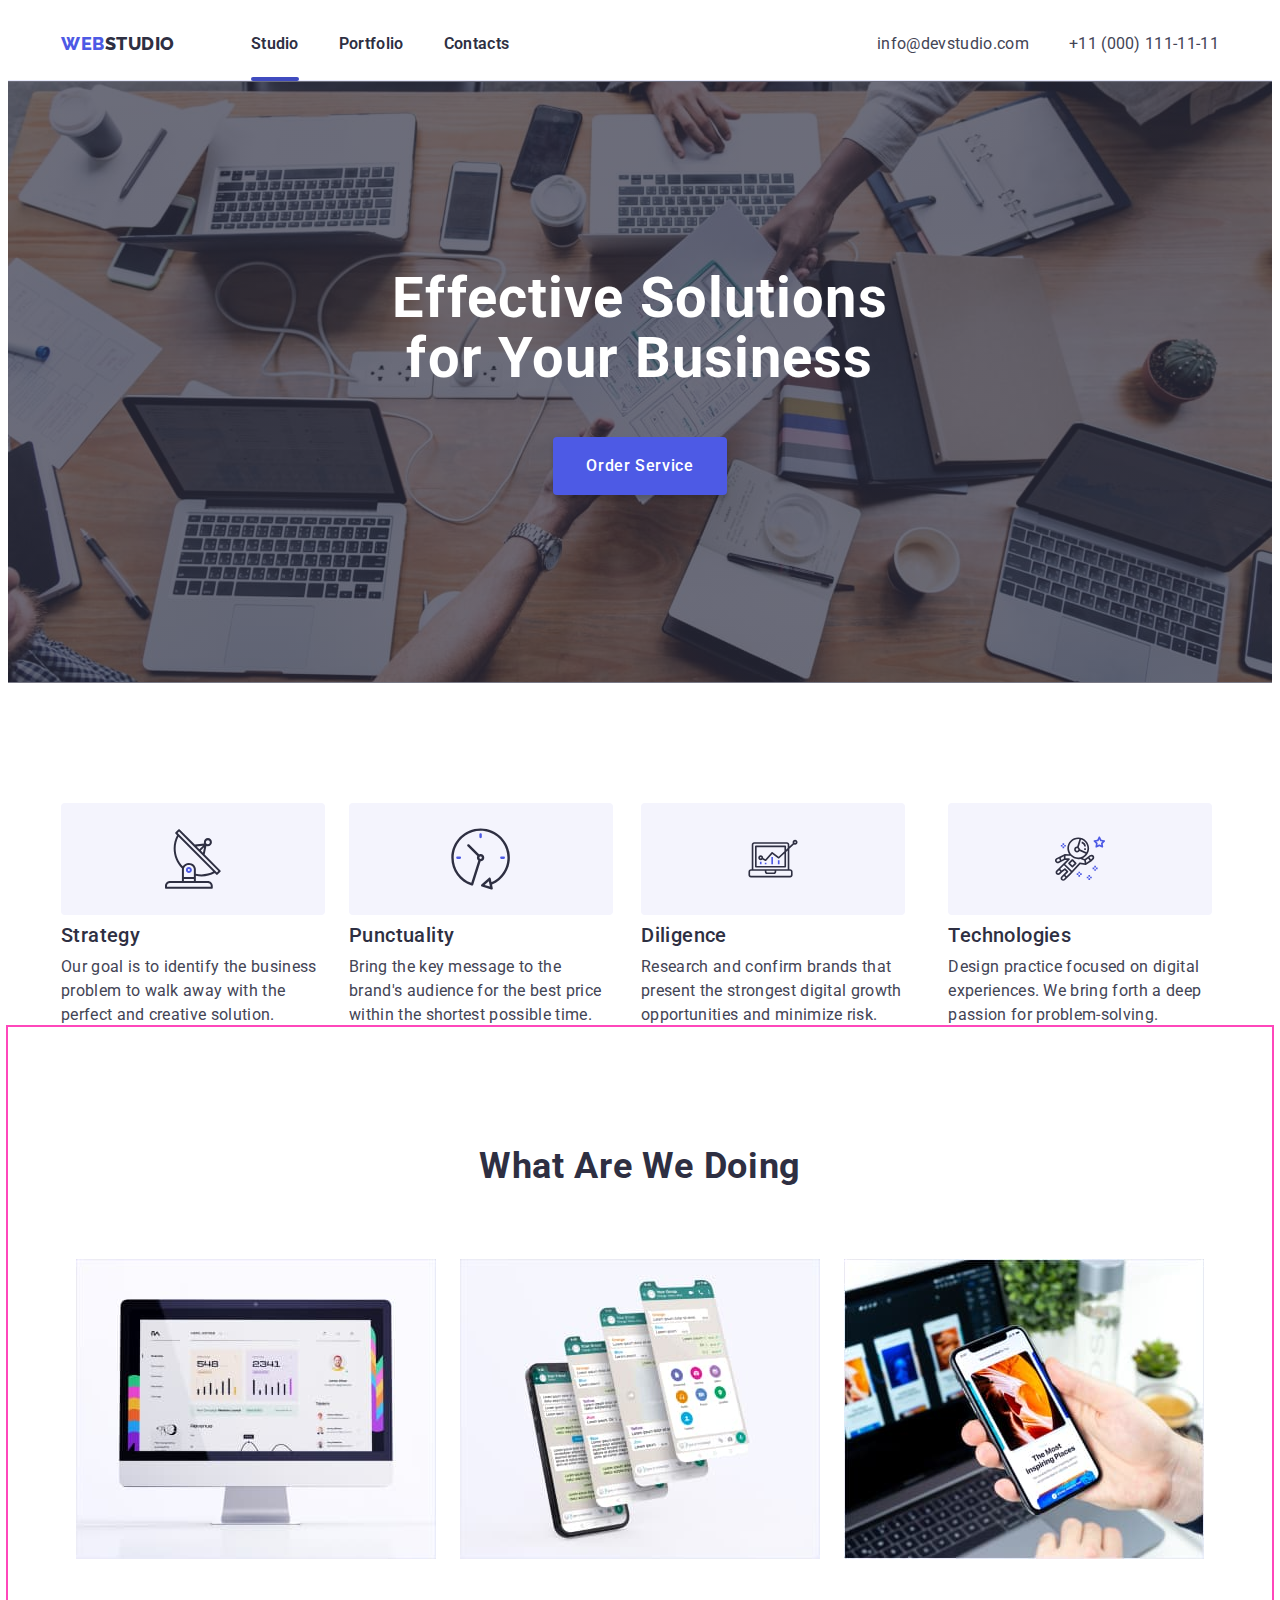
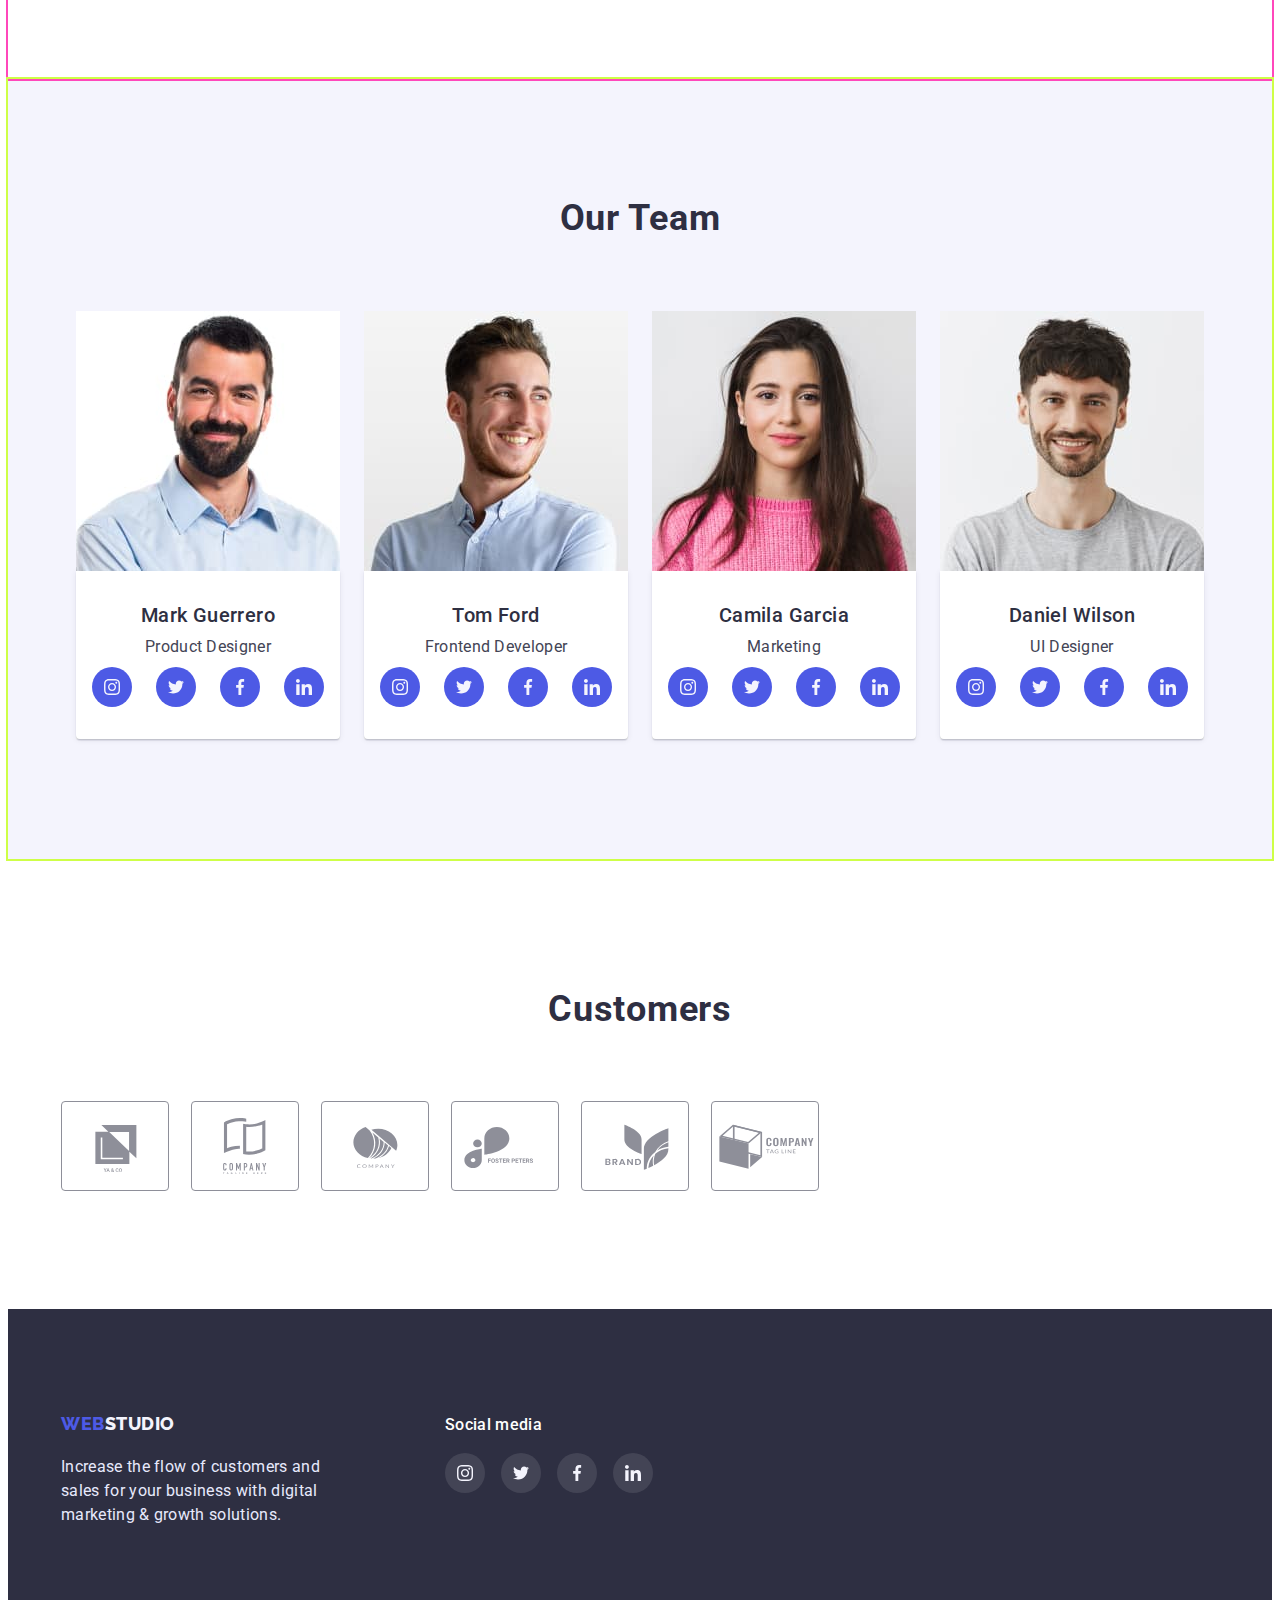
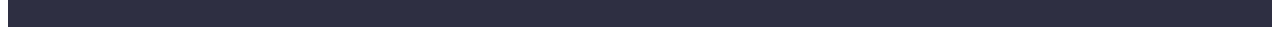
<file: index.html>
<!DOCTYPE html>
<html lang="en">
  <head>
    <meta charset="UTF-8" />
    <meta http-equiv="X-UA-Compatible" content="IE=edge" />
    <meta name="viewport" content="width=device-width, initial-scale=1.0" />
    <title>WebStudio</title>
    <link rel="preconnect" href="https://fonts.googleapis.com" />
    <link rel="preconnect" href="https://fonts.gstatic.com" crossorigin />
    <link
      href="https://fonts.googleapis.com/css2?family=Raleway:wght@800&family=Roboto:wght@400;500;700;900&display=swap"
      rel="stylesheet"
    />
    <link
      rel="stylesheet"
      href="https://cdnjs.cloudflare.com/ajax/libs/modern-normalize/1.1.0/modern-normalize.min.css"
      integrity="sha512-wpPYUAdjBVSE4KJnH1VR1HeZfpl1ub8YT/NKx4PuQ5NmX2tKuGu6U/JRp5y+Y8XG2tV+wKQpNHVUX03MfMFn9Q=="
      crossorigin="anonymous"
      referrerpolicy="no-referrer"
    />
    <link rel="stylesheet" href="./css/styles.css" />
  </head>
  <body>
    <header class="header">
      <div class="conteiner header-conteiner">
        <nav class="header-navigation">
          <a href="./index.html" class="header-logo link">
            <span class="span-header-logo">Web</span>Studio</a
          >
          <ul class="header-list list">
            <li class="header-item">
              <a href="./index.html" class="header-link link current">Studio</a>
            </li>
            <li class="header-item">
              <a href="./portfolio.html" class="header-link link">Portfolio</a>
            </li>
            <li class="header-item">
              <a href="" class="header-link link">Contacts</a>
            </li>
          </ul>
        </nav>
        <address class="adress">
          <ul class="adress-list list">
            <li class="adress-item">
              <a href="mailto:info@devstudio.com" class="adress-mail link"
                >info@devstudio.com</a
              >
            </li>
            <li class="adress-item">
              <a href="tel:+110001111111" class="adress-tel link"
                >+11 (000) 111-11-11</a
              >
            </li>
          </ul>
        </address>
      </div>
    </header>
    <main>
      <section class="hero">
        <div class="conteiner">
          <h1 class="hero-title">Effective Solutions for Your Business</h1>
          <button class="hero-btn" data-modal-open type="button">
            Order Service
          </button>
        </div>
      </section>
      <section class="information">
        <h2 hidden class="hidden visually-hidden">hidden features</h2>
        <div class="conteiner">
          <ul class="inform-list list">
            <li class="inform-item-icon">
              <div class="information-item">
                <svg class="inform-icon" width="59.72" height="64">
                  <use href="./images/icons.svg#icon-antenna-1-1"></use>
                </svg>
              </div>
              <h3 class="information-title">Strategy</h3>
              <p class="information-desc">
                Our goal is to identify the business problem to walk away with
                the perfect and creative solution.
              </p>
            </li>
            <li class="inform-item-icon">
              <div class="information-item">
                <svg class="inform-icon" width="61.22" height="64">
                  <use href="./images/icons.svg#icon-clock-1-1"></use>
                </svg>
              </div>
              <h3 class="information-title">Punctuality</h3>
              <p class="information-desc">
                Bring the key message to the brand's audience for the best price
                within the shortest possible time.
              </p>
            </li>
            <li class="inform-item-icon">
              <div class="information-item">
                <svg class="inform-icon" width="64" height="49.09">
                  <use href="./images/icons.svg#icon-diagram-1-1"></use>
                </svg>
              </div>
              <h3 class="information-title">Diligence</h3>
              <p class="information-desc">
                Research and confirm brands that present the strongest digital
                growth opportunities and minimize risk.
              </p>
            </li>
            <li class="inform-item-icon">
              <div class="information-item">
                <svg class="inform-icon" width="50.13" height="55.46">
                  <use href="./images/icons.svg#icon-astronaut-1-1"></use>
                </svg>
              </div>
              <h3 class="information-title">Technologies</h3>
              <p class="information-desc">
                Design practice focused on digital experiences. We bring forth a
                deep passion for problem-solving.
              </p>
            </li>
          </ul>
        </div>
      </section>
      <section class="doing">
        <div class="conteiner">
          <h2 class="doing-title">What are we doing</h2>
          <ul class="doing-list list">
            <li class="doing-item">
              <img
                src="./images/comp.jpg"
                alt="computer screen"
                width="360"
                height="300"
              />
            </li>
            <li class="doing-item">
              <img
                src="./images/phone.jpg"
                alt="phone screen"
                width="360"
                height="300"
              />
            </li>
            <li class="doing-item">
              <img
                src="./images/laptop.jpg"
                alt="laptop screen"
                width="360"
                height="300"
              />
            </li>
          </ul>
        </div>
      </section>
      <section class="team">
        <h2 class="team-title">Our Team</h2>
        <div class="conteiner">
          <ul class="team-list list">
            <li class="team-item">
              <img
                src="./images/markguerrero.jpg"
                alt="Mark Guerrero"
                width="264"
                height="260"
              />
              <div class="team-info">
                <h3 class="team-name">Mark Guerrero</h3>
                <p class="team-position">Product Designer</p>
                <ul class="team-soc-list list">
                  <li class="team-soc-item">
                    <a href="" class="team-soc-link link">
                      <svg class="team-soc-icom" width="16px" height="16px">
                        <use href="./images/icons.svg#icon-instagr-1"></use>
                      </svg>
                    </a>
                  </li>
                  <li class="team-soc-item">
                    <a href="" class="team-soc-link link">
                      <svg class="team-soc-icom" width="16" height="16">
                        <use href="./images/icons.svg#icon--1"></use></svg
                    ></a>
                  </li>
                  <li class="team-soc-item">
                    <a href="" class="team-soc-link link">
                      <svg class="team-soc-icom" width="16" height="16">
                        <use href="./images/icons.svg#icon-faceb-1"></use>
                      </svg>
                    </a>
                  </li>
                  <li class="team-soc-item">
                    <a href="" class="team-soc-link link">
                      <svg class="team-soc-icom" width="16" height="16">
                        <use href="./images/icons.svg#icon-inst-1"></use>
                      </svg>
                    </a>
                  </li>
                </ul>
              </div>
            </li>
            <li class="team-item">
              <img
                src="./images/tomford.jpg"
                alt="Tom Ford"
                width="264"
                height="260"
              />
              <div class="team-info">
                <h3 class="team-name">Tom Ford</h3>
                <p class="team-position">Frontend Developer</p>
                <ul class="team-soc-list list">
                  <li class="team-soc-item">
                    <a href="" class="team-soc-link link">
                      <svg class="team-soc-icom" width="16px" height="16px">
                        <use href="./images/icons.svg#icon-instagr-1"></use>
                      </svg>
                    </a>
                  </li>
                  <li class="team-soc-item">
                    <a href="" class="team-soc-link link">
                      <svg class="team-soc-icom" width="16px" height="16px">
                        <use href="./images/icons.svg#icon--1"></use></svg
                    ></a>
                  </li>
                  <li class="team-soc-item">
                    <a href="" class="team-soc-link link">
                      <svg class="team-soc-icom" width="16px" height="16px">
                        <use href="./images/icons.svg#icon-faceb-1"></use>
                      </svg>
                    </a>
                  </li>
                  <li class="team-soc-item">
                    <a href="" class="team-soc-link link">
                      <svg class="team-soc-icom" width="16px" height="16px">
                        <use href="./images/icons.svg#icon-inst-1"></use>
                      </svg>
                    </a>
                  </li>
                </ul>
              </div>
            </li>
            <li class="team-item">
              <img
                src="./images/camilagarcia.jpg"
                alt="Camila Garcia"
                width="264"
                height="260"
              />
              <div class="team-info">
                <h3 class="team-name">Camila Garcia</h3>
                <p class="team-position">Marketing</p>
                <ul class="team-soc-list list">
                  <li class="team-soc-item">
                    <a href="" class="team-soc-link link">
                      <svg class="team-soc-icom" width="16" height="16">
                        <use href="./images/icons.svg#icon-instagr-1"></use>
                      </svg>
                    </a>
                  </li>
                  <li class="team-soc-item">
                    <a href="" class="team-soc-link link">
                      <svg class="team-soc-icom" width="16" height="16">
                        <use href="./images/icons.svg#icon--1"></use></svg
                    ></a>
                  </li>
                  <li class="team-soc-item">
                    <a href="" class="team-soc-link link">
                      <svg class="team-soc-icom" width="16" height="16">
                        <use href="./images/icons.svg#icon-faceb-1"></use>
                      </svg>
                    </a>
                  </li>
                  <li class="team-soc-item">
                    <a href="" class="team-soc-link link">
                      <svg class="team-soc-icom" width="16" height="16">
                        <use href="./images/icons.svg#icon-inst-1"></use>
                      </svg>
                    </a>
                  </li>
                </ul>
              </div>
            </li>
            <li class="team-item">
              <img
                src="./images/danielwilson.jpg"
                alt="Daniel Wilson"
                width="264"
                height="260"
              />
              <div class="team-info">
                <h3 class="team-name">Daniel Wilson</h3>
                <p class="team-position">UI Designer</p>
                <ul class="team-soc-list list">
                  <li class="team-soc-item">
                    <a href="" class="team-soc-link link">
                      <svg class="team-soc-icom" width="16" height="16">
                        <use href="./images/icons.svg#icon-instagr-1"></use>
                      </svg>
                    </a>
                  </li>
                  <li class="team-soc-item">
                    <a href="" class="team-soc-link link">
                      <svg class="team-soc-icom" width="16" height="16">
                        <use href="./images/icons.svg#icon--1"></use></svg
                    ></a>
                  </li>
                  <li class="team-soc-item">
                    <a href="" class="team-soc-link link">
                      <svg class="team-soc-icom" width="16" height="16">
                        <use href="./images/icons.svg#icon-faceb-1"></use>
                      </svg>
                    </a>
                  </li>
                  <li class="team-soc-item">
                    <a href="" class="team-soc-link link">
                      <svg class="team-soc-icom" width="16" height="16">
                        <use href="./images/icons.svg#icon-inst-1"></use>
                      </svg>
                    </a>
                  </li>
                </ul>
              </div>
            </li>
          </ul>
        </div>
      </section>
      <section class="customers">
        <h2 class="cuctomers-title">Customers</h2>
        <div class="conteiner">
          <ul class="cuctomers-list list">
            <li class="customers-item">
              <a href="" class="customers-link link">
                <svg class="customers-icon" width="104" height="56">
                  <use href="./images/icons.svg#icon-ya-co-1"></use>
                </svg>
              </a>
            </li>
            <li class="customers-item">
              <a href="" class="customers-link link">
                <svg class="customers-icon" width="104" height="56">
                  <use href="./images/icons.svg#icon-compani-tag-1"></use>
                </svg>
              </a>
            </li>
            <li class="customers-item">
              <a href="" class="customers-link link">
                <svg class="customers-icon" width="104" height="56">
                  <use href="./images/icons.svg#icon-compani-1"></use>
                </svg>
              </a>
            </li>
            <li class="customers-item">
              <a href="" class="customers-link link">
                <svg class="customers-icon" width="104" height="56">
                  <use href="./images/icons.svg#icon-fosters-peters-1"></use>
                </svg>
              </a>
            </li>
            <li class="customers-item">
              <a href="" class="customers-link link">
                <svg class="customers-icon" width="104" height="56">
                  <use href="./images/icons.svg#icon-brand-1"></use>
                </svg>
              </a>
            </li>
            <li class="customers-item">
              <a href="" class="customers-link link">
                <svg class="customers-icon" width="104" height="56">
                  <use href="./images/icons.svg#icon-compani-line-1"></use>
                </svg>
              </a>
            </li>
          </ul>
        </div>
      </section>
    </main>
    <footer class="footer">
      <div class="conteiner footer-conteiner">
        <div class="footer-info">
          <h2 hidden class="hidden visually-hidden">hidden features</h2>
          <a href="./index.html" class="footer-logo link"
            ><span class="span-footer-logo">Web</span>Studio</a
          >
          <p class="footer-tagline">
            Increase the flow of customers and sales for your business with
            digital marketing & growth solutions.
          </p>
        </div>
        <div class="footer-media">
          <h3 class="footer-media-title">Social media</h3>
          <ul class="media-list list">
            <li class="media-item">
              <a href="" class="media-link link">
                <svg class="media-icon" width="16" height="16">
                  <use href="./images/icons.svg#icon-instagram-foter"></use>
                </svg>
              </a>
            </li>
            <li class="media-item">
              <a href="" class="media-link link">
                <svg class="media-icon" width="16" height="16">
                  <use href="./images/icons.svg#icon-twitter-foter"></use>
                </svg>
              </a>
            </li>
            <li class="media-item">
              <a href="" class="media-link link">
                <svg class="media-icon" width="16" height="16">
                  <use href="./images/icons.svg#icon-facebook-foter"></use>
                </svg>
              </a>
            </li>
            <li class="media-item">
              <a href="" class="media-link link">
                <svg class="media-icon" width="16" height="16">
                  <use href="./images/icons.svg#icon-linkedin-foter"></use>
                </svg>
              </a>
            </li>
          </ul>
        </div>
      </div>
    </footer>
    <div class="backdrop is-hidden" data-modal>
      <div class="modal">
        <button type="button" class="modal-close" data-modal-close>
          <svg class="modal-bt" width="" height="">
            <use href="./images/icons.svg#icon-vector-modal"></use>
          </svg>
        </button>
      </div>
    </div>
    <script src="./js/modal.js"></script>
  </body>
</html>
</file>
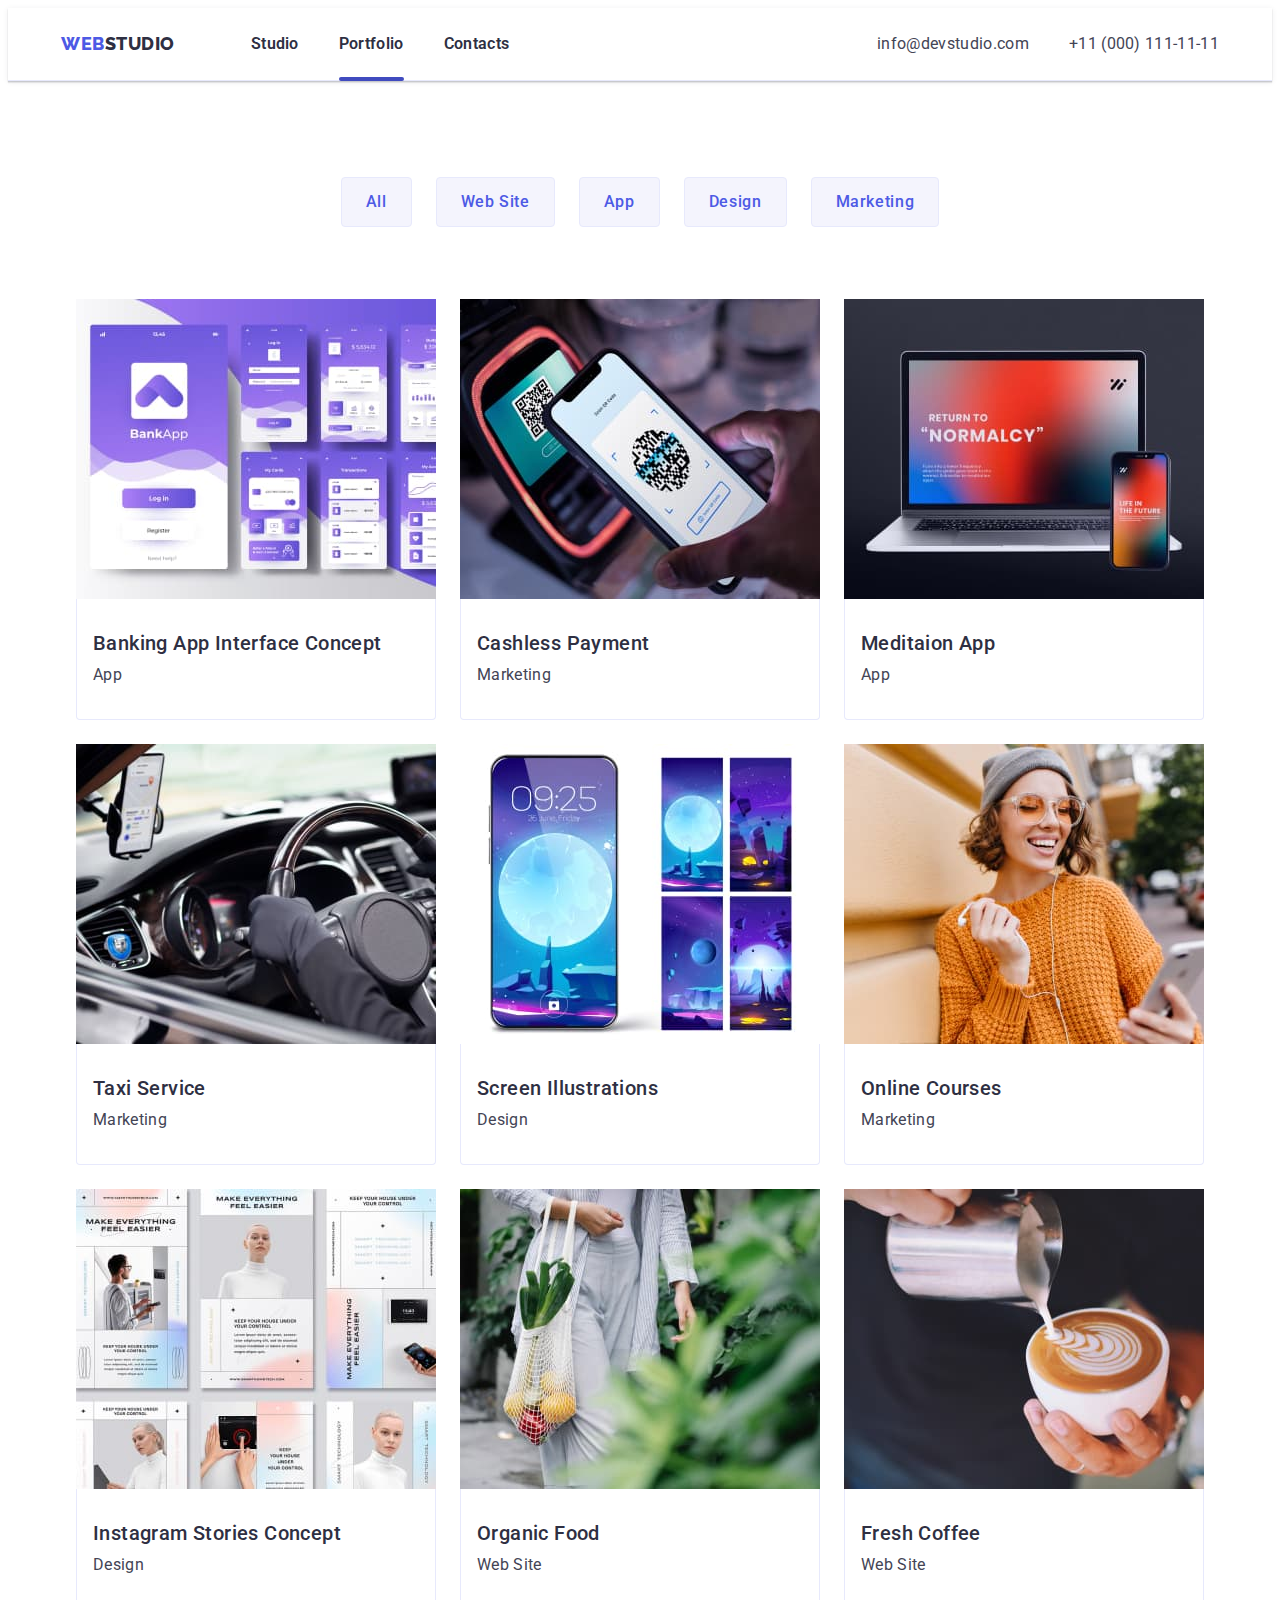
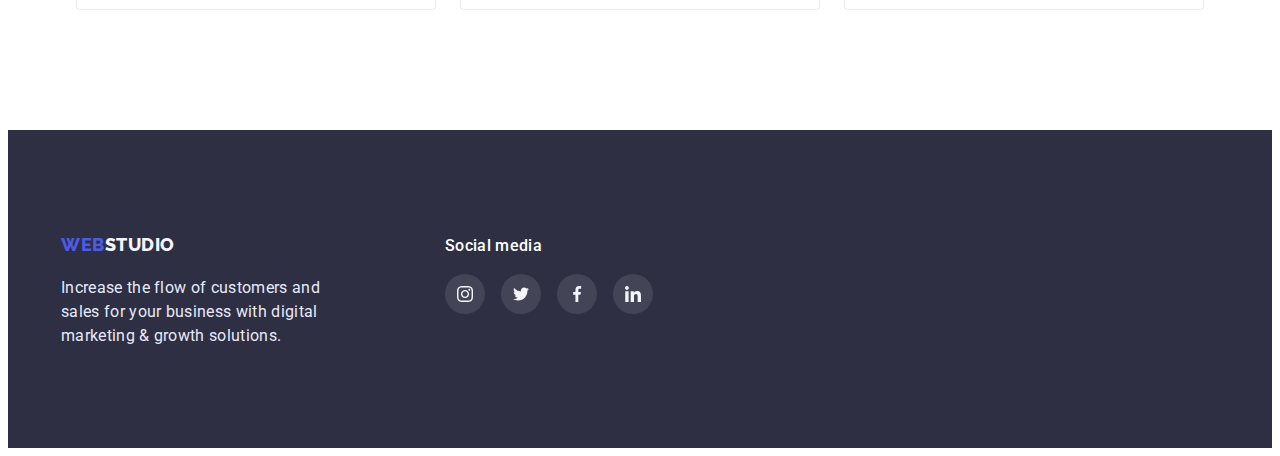
<file: portfolio.html>
<!DOCTYPE html>
<html lang="en">
  <head>
    <meta charset="UTF-8" />
    <meta http-equiv="X-UA-Compatible" content="IE=edge" />
    <meta name="viewport" content="width=device-width, initial-scale=1.0" />
    <title>WebStudio</title>
    <link rel="preconnect" href="https://fonts.googleapis.com" />
    <link rel="preconnect" href="https://fonts.gstatic.com" crossorigin />
    <link
      href="https://fonts.googleapis.com/css2?family=Raleway:wght@800&family=Roboto:wght@400;500;700;900&display=swap"
      rel="stylesheet"
    />
    <link
      rel="stylesheet"
      href="https://cdnjs.cloudflare.com/ajax/libs/modern-normalize/1.1.0/modern-normalize.min.css"
      integrity="sha512-wpPYUAdjBVSE4KJnH1VR1HeZfpl1ub8YT/NKx4PuQ5NmX2tKuGu6U/JRp5y+Y8XG2tV+wKQpNHVUX03MfMFn9Q=="
      crossorigin="anonymous"
      referrerpolicy="no-referrer"
    />
    <link rel="stylesheet" href="./css/styles.css" />
  </head>
  <body>
    <header class="header heder-portfolio">
      <div class="conteiner header-conteiner">
        <nav class="header-navigation">
          <a href="./index.html" class="header-logo link">
            <span class="span-header-logo">Web</span>Studio</a
          >
          <ul class="header-list list">
            <li class="header-item">
              <a href="./index.html" class="header-link link">Studio</a>
            </li>
            <li class="header-item">
              <a href="./portfolio.html" class="header-link link current"
                >Portfolio</a
              >
            </li>
            <li class="header-item">
              <a href="" class="header-link link">Contacts</a>
            </li>
          </ul>
        </nav>
        <address class="adress">
          <ul class="adress-list list">
            <li class="adress-item">
              <a href="mailto:info@devstudio.com" class="adress-mail link"
                >info@devstudio.com</a
              >
            </li>
            <li class="adress-item">
              <a href="tel:+110001111111" class="adress-tel link"
                >+11 (000) 111-11-11</a
              >
            </li>
          </ul>
        </address>
      </div>
    </header>
    <main class="main-portfolio">
      <section class="portfolio">
        <div class="conteiner">
          <h2 hidden class="hidden visually-hidden">hidden features</h2>
          <ul class="portfolio-list-btn list">
            <li><button type="button" class="portfolio-btn">All</button></li>
            <li>
              <button type="button" class="portfolio-btn">Web Site</button>
            </li>
            <li><button type="button" class="portfolio-btn">App</button></li>
            <li><button type="button" class="portfolio-btn">Design</button></li>
            <li>
              <button type="button" class="portfolio-btn">Marketing</button>
            </li>
          </ul>
          <h2 hidden class="hidden visually-hidden">hidden features</h2>
          <ul class="portfolio-list list">
            <li class="portfolio-examples">
              <div class="imig-shadow">
                <div class="portfolio-top-wrap">
                  <img
                    src="./images/app-interface.jpg"
                    alt="Banking App Interface Concept"
                    width="360"
                    height="300"
                  />
                  <p class="portfolio-top-text">
                    14 Stylish and User-Friendly App Design Concepts · Task
                    Manager App · Calorie Tracker App · Exotic Fruit Ecommerce
                    App · Cloud Storage App
                  </p>
                </div>
              </div>
              <div class="portfolio-borders">
                <h3 class="portfolio-title">Banking App Interface Concept</h3>
                <p class="information-desc">App</p>
              </div>
            </li>
            <li class="portfolio-examples">
              <div class="imig-shadow">
                <div class="portfolio-top-wrap">
                  <img
                    src="./images/cashless-payment.jpg"
                    alt="Cashless Payment"
                    width="360"
                    height="300"
                  />
                  <p class="portfolio-top-text"></p>
                </div>
              </div>
              <div class="portfolio-borders">
                <h3 class="portfolio-title">Cashless Payment</h3>
                <p class="information-desc">Marketing</p>
              </div>
            </li>
            <li class="portfolio-examples">
              <div class="imig-shadow">
                <div class="portfolio-top-wrap">
                  <img
                    src="./images/meditaion-app.jpg"
                    alt="Meditaion App"
                    width="360"
                    height="300"
                  />
                  <p class="portfolio-top-text"></p>
                </div>
              </div>
              <div class="portfolio-borders">
                <h3 class="portfolio-title">Meditaion App</h3>
                <p class="information-desc">App</p>
              </div>
            </li>
            <li class="portfolio-examples">
              <div class="imig-shadow">
                <div class="portfolio-top-wrap">
                  <img
                    src="./images/taxi-service.jpg"
                    alt="Taxi Service"
                    width="360"
                    height="300"
                  />
                  <p class="portfolio-top-text"></p>
                </div>
              </div>
              <div class="portfolio-borders">
                <h3 class="portfolio-title">Taxi Service</h3>
                <p class="information-desc">Marketing</p>
              </div>
            </li>
            <li class="portfolio-examples">
              <div class="imig-shadow">
                <div class="portfolio-top-wrap">
                  <img
                    src="./images/screen-iIlustrations.jpg"
                    alt="Screen Illustrations"
                    width="360"
                    height="300"
                  />
                  <p class="portfolio-top-text"></p>
                </div>
              </div>
              <div class="portfolio-borders">
                <h3 class="portfolio-title">Screen Illustrations</h3>
                <p class="information-desc">Design</p>
              </div>
            </li>
            <li class="portfolio-examples">
              <div class="imig-shadow">
                <div class="portfolio-top-wrap">
                  <img
                    src="./images/online-courses.jpg"
                    alt="Online Courses"
                    width="360"
                    height="300"
                  />
                  <p class="portfolio-top-text"></p>
                </div>
              </div>
              <div class="portfolio-borders">
                <h3 class="portfolio-title">Online Courses</h3>
                <p class="information-desc">Marketing</p>
              </div>
            </li>
            <li class="portfolio-examples">
              <div class="imig-shadow">
                <div class="portfolio-top-wrap">
                  <img
                    src="./images/instagram-storiesconcept.jpg"
                    alt="Instagram Stories Concept"
                    width="360"
                    height="300"
                  />
                  <p class="portfolio-top-text"></p>
                </div>
              </div>
              <div class="portfolio-borders">
                <h3 class="portfolio-title">Instagram Stories Concept</h3>
                <p class="information-desc">Design</p>
              </div>
            </li>
            <li class="portfolio-examples">
              <div class="imig-shadow">
                <div class="portfolio-top-wrap">
                  <img
                    src="./images/organic-food.jpg"
                    alt="Organic Food"
                    width="360"
                    height="300"
                  />
                  <p class="portfolio-top-text"></p>
                </div>
              </div>
              <div class="portfolio-borders">
                <h3 class="portfolio-title">Organic Food</h3>
                <p class="information-desc">Web Site</p>
              </div>
            </li>
            <li class="portfolio-examples">
              <div class="imig-shadow">
                <div class="portfolio-top-wrap">
                  <img
                    src="./images/fresh-coffee.jpg"
                    alt="Fresh Coffee"
                    width="360"
                    height="300"
                  />
                  <p class="portfolio-top-text"></p>
                </div>
              </div>
              <div class="portfolio-borders">
                <h3 class="portfolio-title">Fresh Coffee</h3>
                <p class="information-desc">Web Site</p>
              </div>
            </li>
          </ul>
        </div>
      </section>
    </main>
    <footer class="footer">
      <div class="conteiner footer-conteiner">
        <div class="footer-info">
          <h2 hidden class="hidden visually-hidden">hidden features</h2>
          <a href="./index.html" class="footer-logo link"
            ><span class="span-footer-logo">Web</span>Studio</a
          >
          <p class="footer-tagline">
            Increase the flow of customers and sales for your business with
            digital marketing & growth solutions.
          </p>
        </div>
        <div class="footer-media">
          <h3 class="footer-media-title">Social media</h3>
          <ul class="media-list list">
            <li class="media-item">
              <a href="" class="media-link link">
                <svg class="media-icon" width="16" height="16">
                  <use href="./images/icons.svg#icon-instagram-foter"></use>
                </svg>
              </a>
            </li>
            <li class="media-item">
              <a href="" class="media-link link">
                <svg class="media-icon" width="16" height="16">
                  <use href="./images/icons.svg#icon-twitter-foter"></use>
                </svg>
              </a>
            </li>
            <li class="media-item">
              <a href="" class="media-link link">
                <svg class="media-icon" width="16" height="16">
                  <use href="./images/icons.svg#icon-facebook-foter"></use>
                </svg>
              </a>
            </li>
            <li class="media-item">
              <a href="" class="media-link link">
                <svg class="media-icon" width="16" height="16">
                  <use href="./images/icons.svg#icon-linkedin-foter"></use>
                </svg>
              </a>
            </li>
          </ul>
        </div>
      </div>
    </footer>
  </body>
</html>
</file>
<file: css/styles.css>
:root {
  --main-title-fontweight: 500;
  --paragraph-color: #434455;
  --paragraph-fontsize: 16px;
  --logo-akcent-color: #4d5ae5;
  --gra: linear-gradient(rgb(46, 47, 66, 0.7), rgb(46, 47, 66, 0.7));
}
html {
  box-sizing: border-box;
}
*. *::before,
*::after {
  box-sizing: inherit;
}
body {
  font-family: "Roboto", sans-serif;
  color: #2e2f42;
}
h1,
h2,
h3,
h4,
h5,
h6,
p {
  margin: 0;
}
ul {
  margin: 0;
  padding-left: 0;
}
button {
  cursor: pointer;
}
img {
  max-width: 100%;
  height: auto;
  display: block;
}
.list {
  list-style: none;
}
.link {
  text-decoration: none;
}
.visually-hidden {
  position: absolute;
  white-space: nowrap;
  width: 1px;
  height: 1px;
  overflow: hidden;
  border: 0;
  padding: 0;
  clip: rect(0 0 0 0);
  clip-path: inset(50%);
  margin: -1px;
}
.conteiner-hero {
  width: 1158px;
  margin-left: auto;
  margin-right: auto;
}
.conteiner {
  width: 1158px;
  padding-left: 15px;
  padding-right: 15px;
  margin-left: auto;
  margin-right: auto;
}
/*------Header-------*/
.header {
  width: 100%;
  top: 0;
  padding-top: 24px;
  padding-bottom: 24px;
  border-bottom: 1px solid #e7e9fc;
  background: #ffffff;
}
.current {
  color: #404bbf;
  position: relative;
}
.current::after {
  content: "";
  position: absolute;
  width: 100%;
  position: absolute;
  height: 4px;
  background-color: #404bbf;
  border-radius: 2px;
  left: 0px;
  top: 43px;
}
.header-conteiner {
  display: flex;
}
.header-navigation {
  display: flex;
  align-items: center;
}
.span-header-logo {
  font-family: "Raleway", sans-serif;
  font-weight: 800;
  font-size: 18px;
  line-height: 1.33;
  align-items: center;
  letter-spacing: 0.03em;
  text-transform: uppercase;
  /* IRIS */
  color: var(--logo-akcent-color);
}
.header-logo {
  margin-right: 76px;
  font-family: "Raleway";
  font-weight: 800;
  font-size: 18px;
  line-height: 1.33;
  align-items: center;
  letter-spacing: 0.03em;
  text-transform: uppercase;
  color: #2e2f42;
}
.header-list {
  display: flex;
  gap: 40px;
}
.header-item {
  font-weight: 500;
  font-size: 16px;
  line-height: 1.5;
  /* identical to box height, or 150% */
  letter-spacing: 0.02em;
}
.header-link {
  font-weight: 600;
  font-size: 16px;
  line-height: 1.5;
  letter-spacing: 0.02em;
  /* NAVY BLUE */
  color: #2e2f42;
  transition: color 250ms cubic-bezier(0.4, 0, 0.2, 1);
}
.header-link:hover,
.header-link:focus {
  color: #4d5ae5;
}
/*------Adress-------*/
.adress {
  margin-left: auto;
}
.adress-list {
  display: flex;
  flex-wrap: wrap;
  align-items: center;
  gap: 40px;
}
.adress-item {
  font-style: normal;
  font-size: 16px;
  line-height: 1.5;
  letter-spacing: 0.02em;
  /* SLATE */
  color: #434455;
}
.adress-mail {
  font-style: normal;
  font-size: 16px;
  line-height: 1.5;
  letter-spacing: 0.02em;
  /* SLATE */
  color: #434455;
  transition: color 250ms cubic-bezier(0.4, 0, 0.2, 1);
}
.adress-mail:hover,
.adress-mail:focus {
  color: #4d5ae5;
}
.adress-tel {
  font-style: normal;
  font-size: 16px;
  line-height: 1.5;
  letter-spacing: 0.02em;
  /* SLATE */
  color: #434455;
  transition: color 250ms cubic-bezier(0.4, 0, 0.2, 1);
}
.adress-tel:hover,
.adress-tel:focus {
  color: #4d5ae5;
}
/*------Hero-------*/
.hero {
  max-width: 1440px;
  margin: 0 auto;
  background-position: center;
  background-repeat: no-repeat;
  background-image: var(--gra), url(../images/hero-bg.jpg);
  padding-top: 188px;
  padding-bottom: 188px;
  /* background: #2e2f42;*/
  text-align: center;
}
.hero-title {
  display: inline-block;
  max-width: 496px;
  margin-left: auto;
  margin-right: auto;
  font-size: 56px;
  line-height: 1.07;
  letter-spacing: 0.02em;
  color: #ffffff;
}
.hero-btn {
  margin-top: 48px;
  margin-right: auto;
  margin-left: auto;
  display: inline-block;
  font-weight: 500;
  font-size: 16px;
  line-height: 1.5;
  display: flex;
  align-items: center;
  letter-spacing: 0.04em;
  cursor: pointer;
  color: #ffffff;
  background: #4d5ae5;
  box-shadow: 0px 4px 4px rgba(0, 0, 0, 0.15);
  border-radius: 4px;
  padding: 16px 32px;
  min-width: 169px;
  border: 1px solid transparent;
  font-family: inherit;
  transition: background 250ms cubic-bezier(0.4, 0, 0.2, 1);
}
.hero-btn:hover,
.hero-btn:focus {
  background: #404bbf;
}
/*-----information--------*/
.information {
  padding-top: 120px;
}
.hidden {
}
.information-list {
  justify-content: center;
  display: flex;
  gap: 24px;
}
.information-item {
  display: flex;
  align-items: center;
  justify-content: center;
  width: 264px;
  height: 112px;
  background: #f4f4fd;
  border-color: #f4f4fd;
  border-radius: 4px;
}
.information-title {
  margin-top: 8px;
  font-weight: var(--main-title-fontweight);
  font-size: 20px;
  line-height: 1.2;
  letter-spacing: 0.02em;
}
.information-desc {
  min-width: 264px;
  margin-top: 8px;
  font-size: var(--paragraph-fontsize);
  line-height: 1.5;
  letter-spacing: 0.02em;
  /* SLATE */
  color: var(--paragraph-color);
}
.inform-list {
  display: flex;
  gap: 24px;
}

.inform-item-icon {
  width: calc((100%-72px) / 4);
}
.inform-link {
  width: 100%;
  height: 100%;
  display: flex;
  align-items: center;
  justify-content: center;
}
.inform-icon {
  fill: #2e2f42;
}
/*
.information-item:is(:hover, :focus) {
  border-color: #4d5ae5;
}

.information-item:is(:hover, :focus) .inform-icon {
  fill: #4d5ae5;
  border-color: #4d5ae5;
}
*/

/*-----Doing--------*/
.doing {
  padding-bottom: 120px;
  padding-top: 120px;
  outline: 2px solid rgb(255, 71, 187);
}
.doing-title {
  margin-bottom: 72px;
  font-size: 36px;
  line-height: 1.11;
  text-align: center;
  letter-spacing: 0.02em;
  text-transform: capitalize;
}
.doing-list {
  justify-content: center;
  display: flex;
  gap: 24px;
}
.doing-item {
}
/*-----Team--------*/
.team {
  padding-top: 120px;
  padding-bottom: 120px;
  outline: 2px solid rgb(206, 255, 71);
  background: #f4f4fd;
}
.team-title {
  margin-bottom: 72px;
  font-size: 36px;
  line-height: 1.11;
  text-align: center;
  letter-spacing: 0.02em;
  text-transform: capitalize;
}
.team-list {
  align-items: center;
  justify-content: center;
  display: flex;
  gap: 24px;
}
.team-item {
  background-color: #ffffff;
}
.team-name {
  font-weight: var(--main-title-fontweight);
  font-size: 20px;
  line-height: 1.2;
  text-align: center;
  letter-spacing: 0.02em;
}
.team-position {
  margin-top: 8px;
  font-size: var(--paragraph-fontsize);
  line-height: 1.5;
  text-align: center;
  letter-spacing: 0.02em;
  /* SLATE */
  color: var(--paragraph-color);
}
.team-info {
  background: #ffffff;
  padding: 32px 16px;
  border-radius: 0px 0px 4px 4px;
  transition: border-radius 250ms cubic-bezier(0.4, 0, 0.2, 1),
    box-shadow 250ms cubic-bezier(0.4, 0, 0.2, 1);
  box-shadow: 0px 1px 6px rgba(46, 47, 66, 0.08),
    0px 1px 1px rgba(46, 47, 66, 0.16), 0px 2px 1px rgba(46, 47, 66, 0.08);
  border-radius: 0px 0px 4px 4px;
}
/*
.team-info:is(:hover, :focus) {
  box-shadow: 0px 1px 6px rgba(46, 47, 66, 0.08),
    0px 1px 1px rgba(46, 47, 66, 0.16), 0px 2px 1px rgba(46, 47, 66, 0.08);
  border-radius: 0px 0px 4px 4px;
}
*/
.team-soc-list {
  padding-top: 8px;
  display: flex;
  justify-content: center;
  align-items: center;
  gap: 24px;
}
.team-soc-item {
  width: 40px;
  height: 40px;
}
.team-soc-link {
  width: 100%;
  height: 100%;
  background-color: #4d5ae5;
  display: flex;
  align-items: center;
  justify-content: center;
  border-radius: 50%;
  fill: #f4f4fd;
  transition: background-color 250ms cubic-bezier(0.4, 0, 0.2, 1);
}
.team-soc-link:is(:hover, :focus) {
  background-color: #404bbf;
}
.customers {
  outline: 4px rgb(139, 46, 46);
  padding-bottom: 120px;
  padding-top: 130px;
}
.cuctomers-title {
  margin-bottom: 72px;
  font-weight: 700;
  font-size: 36px;
  line-height: 1.12;
  text-align: center;
  letter-spacing: 0.02em;
  text-transform: capitalize;
  color: #2e2f42;
}
.cuctomers-list {
  display: flex;
  gap: 24px;
}
.customers-item {
  width: calc((100%-120px) / 6);
  height: 88px;
}
.customers-link {
  width: 100%;
  height: 100%;
  border: 1px solid #8e8f99;
  border-radius: 4px;
  display: flex;
  align-items: center;
  justify-content: center;
  transition: border-color 250ms cubic-bezier(0.4, 0, 0.2, 1);
}
.customers-icon {
  fill: #8e8f99;
  transition: fill 250ms cubic-bezier(0.4, 0, 0.2, 1);
}
.customers-link:is(:hover, :focus) {
  border-color: #9747ff;
}
.customers-link:is(:hover, :focus) .customers-icon {
  border-color: #9747ff;
  fill: #404bbf;
}

/*-----Footer--------*/

.footer {
  padding-top: 100px;
  padding-bottom: 100px;
  background: #2e2f42;
}
.footer-conteiner {
  display: flex;
  align-items: baseline;
}
.footer-info {
  margin-right: 120px;
  align-items: center;
  justify-content: center;
}
.footer-media {
  align-items: center;
  justify-content: center;
}
.footer-logo {
  display: flex;
  font-family: "Raleway", sans-serif;
  font-weight: 800;
  font-size: 18px;
  line-height: 1.17;
  align-items: center;
  letter-spacing: 0.03em;
  text-transform: uppercase;
  color: #f4f4fd;
}
.footer-tagline {
  margin-top: 16px;
  width: 264px;
  font-size: 16px;
  line-height: 1.5;
  letter-spacing: 0.02em;
  /* CORNFLOWER */
  color: #e7e9fc;
}
.span-footer-logo {
  display: flex;
  font-family: "Raleway", sans-serif;
  font-weight: 800;
  font-size: 18px;
  line-height: 1.66;
  align-items: center;
  letter-spacing: 0.03em;
  text-transform: uppercase;
  color: var(--logo-akcent-color);
}

.footer-media-title {
  margin-bottom: 16px;
  font-weight: 500;
  font-size: 16px;
  line-height: 1.5;
  letter-spacing: 0.02em;
  color: #ffffff;
}
.media-list {
  display: flex;
  gap: 16px;
}
.media-item {
  width: 40px;
  height: 40px;
}
.media-link {
  width: 100%;
  height: 100%;
  background-color: rgba(255, 255, 255, 0.1);
  display: flex;
  align-items: center;
  justify-content: center;
  border-radius: 50%;
  transition: background-color 250ms cubic-bezier(0.4, 0, 0.2, 1);
}
.media-icon {
  transition: fill 250ms cubic-bezier(0.4, 0, 0.2, 1),
    border-color 250ms cubic-bezier(0.4, 0, 0.2, 1);
  fill: #f4f4fd;
}
.media-link:is(:hover, :focus) {
  background-color: #31d0aa;
}
.media-link:is(:hover, :focus) .media-icom {
  border-color: #9747ff;
  background-color: #31d0aa;
  fill: #9747ff;
}
/*------Modal-----*/
.backdrop {
  position: fixed;
  top: 0;
  width: 100%;
  height: 100%;
  background-color: rgba(46, 47, 66, 0.4);
  transition: opacity 250ms cubic-bezier(0.4, 0, 0.2, 1),
    visibility 250ms cubic-bezier(0.4, 0, 0.2, 1);
}

.is-hidden {
  opacity: 0;
  visibility: hidden;
  pointer-events: none;
}
.modal {
  padding: 24px;
  position: absolute;
  top: 50%;
  left: 50%;
  transform: translate(-50%, -50%) scaleZ(1) rotate(0deg);
  width: 408px;
  min-height: 576px;
  background: #fcfcfc;
  box-shadow: 0px 1px 1px rgba(0, 0, 0, 0.14), 0px 1px 3px rgba(0, 0, 0, 0.12),
    0px 2px 1px rgba(0, 0, 0, 0.2);
  border-radius: 4px;
  transition: transform 2500ms cubic-bezier(0.4, 0, 0.2, 1);
}
.backdrop.is-hidden .modal {
  transform: translate(50%, -50%) scaleZ(0) rotate(360deg);
}
.modal-close {
  width: 24px;
  height: 24px;
  background: #e7e9fc;
  border: 1px solid rgba(0, 0, 0, 0.1);
  border-radius: 50%;
  display: block;
  margin-left: auto;
}
/*-----portfolio----*/
.portfolio {
  padding-top: 96px;
  padding-bottom: 120px;
}
.main-portfolio {
}
.portfolio-btn {
  padding: 12px 24px;
  min-height: 48px;
  border: 1px solid #e7e9fc;
  border-radius: 4px;
  font-weight: 500;
  font-size: 16px;
  line-height: 1.5;
  align-items: center;
  text-align: center;
  letter-spacing: 0.04em;
  cursor: pointer;
  /* IRIS */
  color: #4d5ae5;
  background: #f4f4fd;
  font-family: inherit;
  transition: color 250ms cubic-bezier(0.4, 0, 0.2, 1),
    background 250ms cubic-bezier(0.4, 0, 0.2, 1),
    box-shadow 250ms cubic-bezier(0.4, 0, 0.2, 1);
}
.portfolio-btn:hover,
.portfolio-btn:focus {
  color: #ffffff;
  background: #4d5ae5;
  box-shadow: 0px 2px 1px rgba(46, 47, 66, 0.08),
    0px 1px 1px rgba(46, 47, 66, 0.16), 0px 1px 6px rgba(46, 47, 66, 0.08);
}
.heder-portfolio {
  background: #ffffff;
  border-bottom: 1px solid #e7e9fc;
  box-shadow: 0px 2px 1px rgba(46, 47, 66, 0.08),
    0px 1px 1px rgba(46, 47, 66, 0.16), 0px 1px 6px rgba(46, 47, 66, 0.08);
}
.portfolio-list {
  justify-content: center;
  display: flex;
  flex-wrap: wrap;
  gap: 24px;
}
.portfolio-list-btn {
  margin-bottom: 72px;
  justify-content: center;
  display: flex;
  flex-wrap: wrap;
  gap: 24px;
}
.portfolio-examples {
  transition: transform 250ms cubic-bezier(0.4, 0, 0.2, 1);
}
.portfolio-title {
  font-weight: var(--main-title-fontweight);
  font-size: 20px;
  line-height: 1.2;
  letter-spacing: 0.02em;
}
.portfolio-borders {
  border-left: 1px solid #e7e9fc;
  border-right: 1px solid #e7e9fc;
  border-bottom: 1px solid #e7e9fc;
  background: #ffffff;
  padding: 32px 16px;
  border-radius: 0px 0px 4px 4px;
  transition: border-radius 250ms cubic-bezier(0.4, 0, 0.2, 1),
    box-shadow 250ms cubic-bezier(0.4, 0, 0.2, 1);
}
.portfolio-borders:hover,
.portfolio-borders:focus {
  box-shadow: 0px 1px 6px rgba(46, 47, 66, 0.08),
    0px 1px 1px rgba(46, 47, 66, 0.16), 0px 2px 1px rgba(46, 47, 66, 0.08);
  border-radius: 0px 0px 4px 4px;
}
.imig-shadow {
  transition: box-shadow 250ms cubic-bezier(0.4, 0, 0.2, 1),
    border-radius 250ms cubic-bezier(0.4, 0, 0.2, 1);
}
.imig-shadow:hover,
.imig-shadow:focus {
  box-shadow: 0px 1px 6px rgba(46, 47, 66, 0.285),
    0px 1px 1px rgba(46, 47, 66, 0.16), 0px 2px 1px rgba(46, 47, 66, 0.08);
  border-radius: 0px 0px 4px 4px;
}
.portfolio-top-text {
  position: absolute;
  top: 0;
  font-weight: 400;
  font-size: 16px;
  line-height: 1.5;
  letter-spacing: 0.02em;
  color: #f4f4fd;
  background: #4d5ae5b7;
  background-blend-mode: soft-light;
  mix-blend-mode: normal;
  padding: 40px 32px;
  height: 100%;
  width: 100%;
  transform: translateY(100%);
  transition: transform 250ms cubic-bezier(0.4, 0, 0.2, 1);
  overflow: auto;
}
.portfolio-top-wrap {
  position: relative;
  overflow: hidden;
}
.portfolio-examples:hover .portfolio-top-text {
  transform: translateY(0%);
}
</file>
